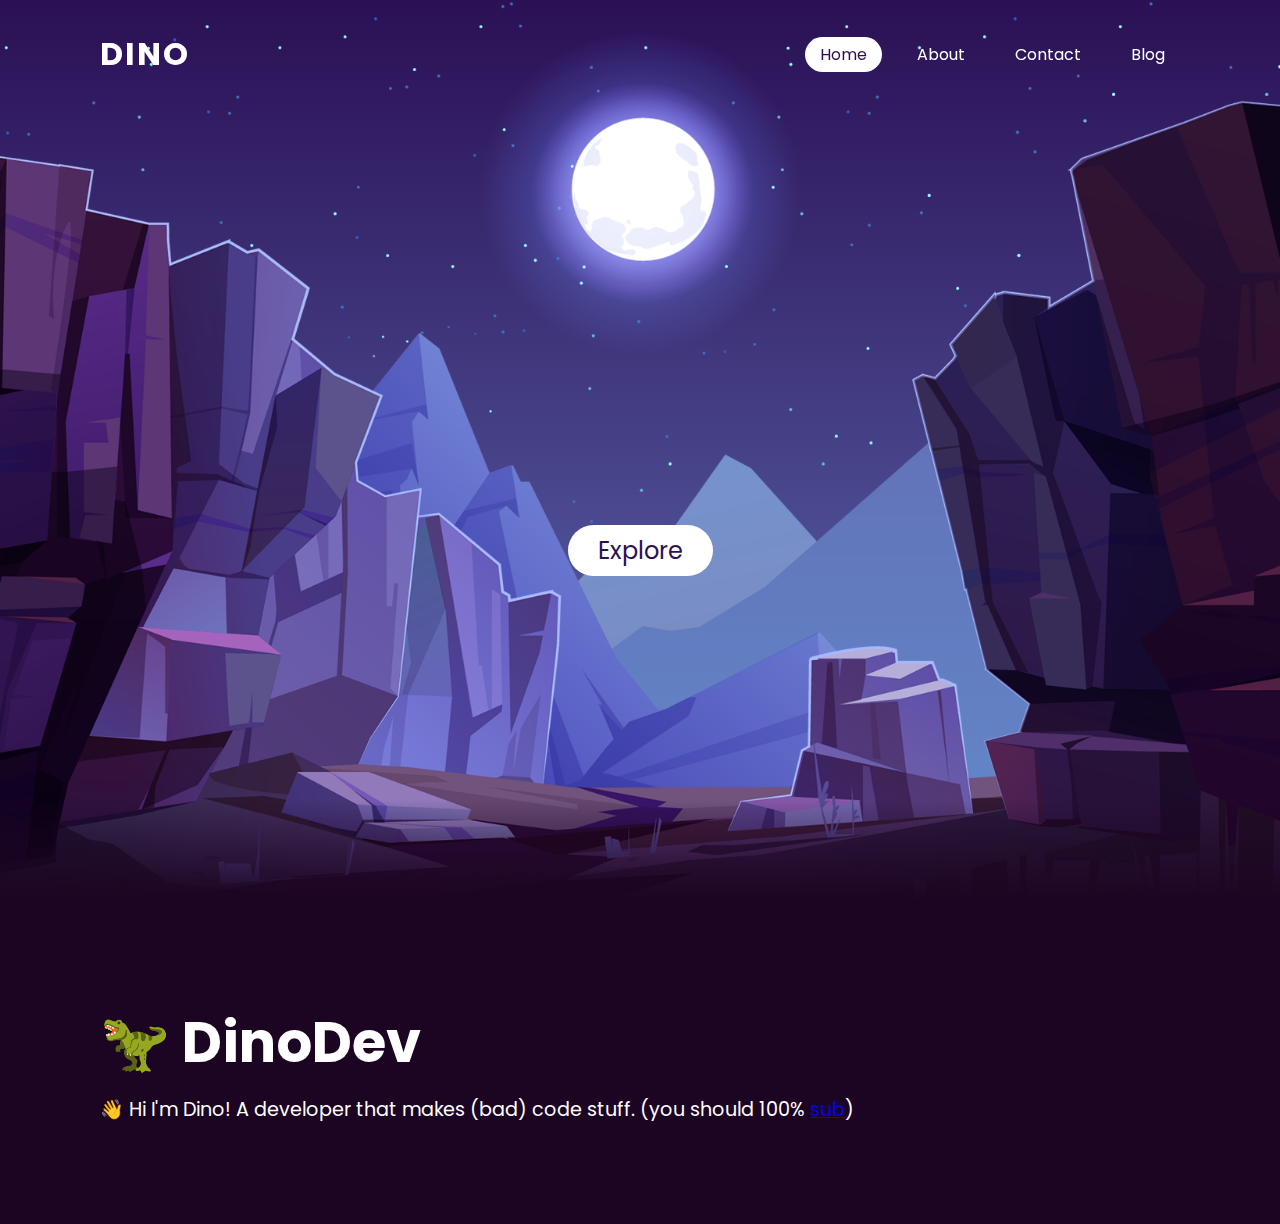
<file: index.html>
<!DOCTYPE html>
<html lang="en">
    <head>
        <title>DinoDev | Home</title>
        <link rel="icon" type="image/x-icon" href="favicon.ico">
        <link rel="stylesheet" type="text/css" href="style.css">
    </head>
    <body>
        <header>
            <a href="#" class="logo">Dino</a>
            <ul>
                <li><a href="index.html" class="active">Home</a></li>
                <li><a href="About.html">About</a></li>
                <li><a href="Contact.html">Contact</a></li>
                <li><a href="Blog.html">Blog</a></li>
            </ul>
        </header>
        <section>
            <img src="stars.png" id="stars">
            <img src="moon.png" id="moon">
            <img src="mountains_behind.png" id="mountains_behind">
            <h2 id="text">DinoDev</h2>
            <a href="#sec" id="btn">Explore</a>
            <img src="mountains_front.png" id="mountains_front">
        </section>
        <div class="sec" id="sec">
            <h2>🦖 DinoDev</h2>
            <p>👋 Hi I'm Dino! A developer that makes (bad) code stuff. (you should 100% <a href="https://www.youtube.com/@NotDino/videos">sub</a>)</p>
        </div>
        <script>
            let stars = document.getElementById('stars');
            let moon = document.getElementById('moon');
            let mountains_behind = document.getElementById('mountains_behind');
            let text = document.getElementById('text');
            let btn = document.getElementById('btn');
            let mountains_front = document.getElementById('mountains_front');

            window.addEventListener('scroll', function(){
                let value = window.scrollY;
                stars.style.left = value * 0.25 + 'px';
                moon.style.top = value * 1.05 + 'px';
                mountains_behind.style.top = value * .5 + 'px';
                mountains_front.style.top = value * 0 + 'px';
                text.style.marginRight = value * 4 + 'px';
                text.style.marginTop = value * 1.5 + 'px';
                btn.style.marginTop = value * 1.5 + 'px';
            })
        </script>
    </body>
</html>
</file>
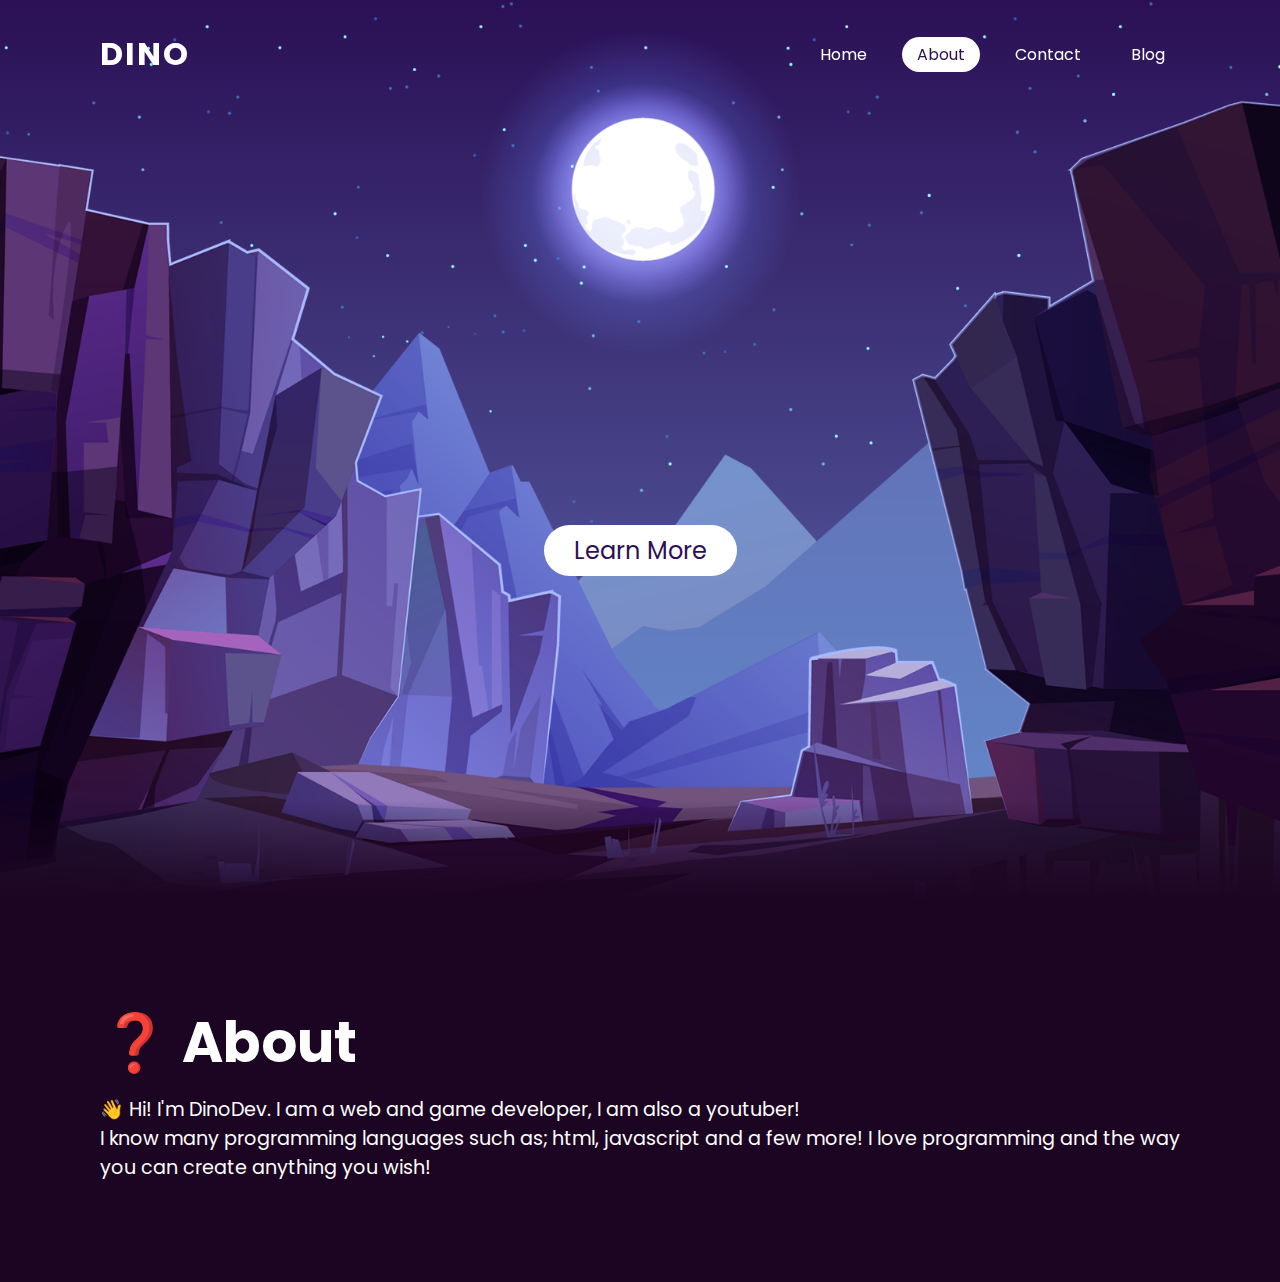
<file: About.html>
<!DOCTYPE html>
<html lang="en">
    <head>
        <title>DinoDev | About</title>
        <link rel="icon" type="image/x-icon" href="favicon.ico">
        <link rel="stylesheet" type="text/css" href="style.css">
    </head>
    <body>
        <header>
            <a href="#" class="logo">Dino</a>
            <ul>
                <li><a href="index.html">Home</a></li>
                <li><a href="About.html" class="active">About</a></li>
                <li><a href="Contact.html">Contact</a></li>
                <li><a href="Blog.html">Blog</a></li>
            </ul>
        </header>
        <section>
            <img src="stars.png" id="stars">
            <img src="moon.png" id="moon">
            <img src="mountains_behind.png" id="mountains_behind">
            <h2 id="text">DinoDev</h2>
            <a href="#sec" id="btn">Learn More</a>
            <img src="mountains_front.png" id="mountains_front">
        </section>
        <div class="sec" id="sec">
            <h2>❓ About</h2>
            <p>👋 Hi! I'm DinoDev. I am a web and game developer, I am also a youtuber!</p><p>I know many programming languages such as; html, javascript and a few more! I love programming and the way you can create anything you wish!</p>
        </div>
        <script>
            let stars = document.getElementById('stars');
            let moon = document.getElementById('moon');
            let mountains_behind = document.getElementById('mountains_behind');
            let text = document.getElementById('text');
            let btn = document.getElementById('btn');
            let mountains_front = document.getElementById('mountains_front');

            window.addEventListener('scroll', function(){
                let value = window.scrollY;
                stars.style.left = value * 0.25 + 'px';
                moon.style.top = value * 1.05 + 'px';
                mountains_behind.style.top = value * .5 + 'px';
                mountains_front.style.top = value * 0 + 'px';
                text.style.marginRight = value * 4 + 'px';
                text.style.marginTop = value * 1.5 + 'px';
                btn.style.marginTop = value * 1.5 + 'px';
            })
        </script>
    </body>
</html>
</file>
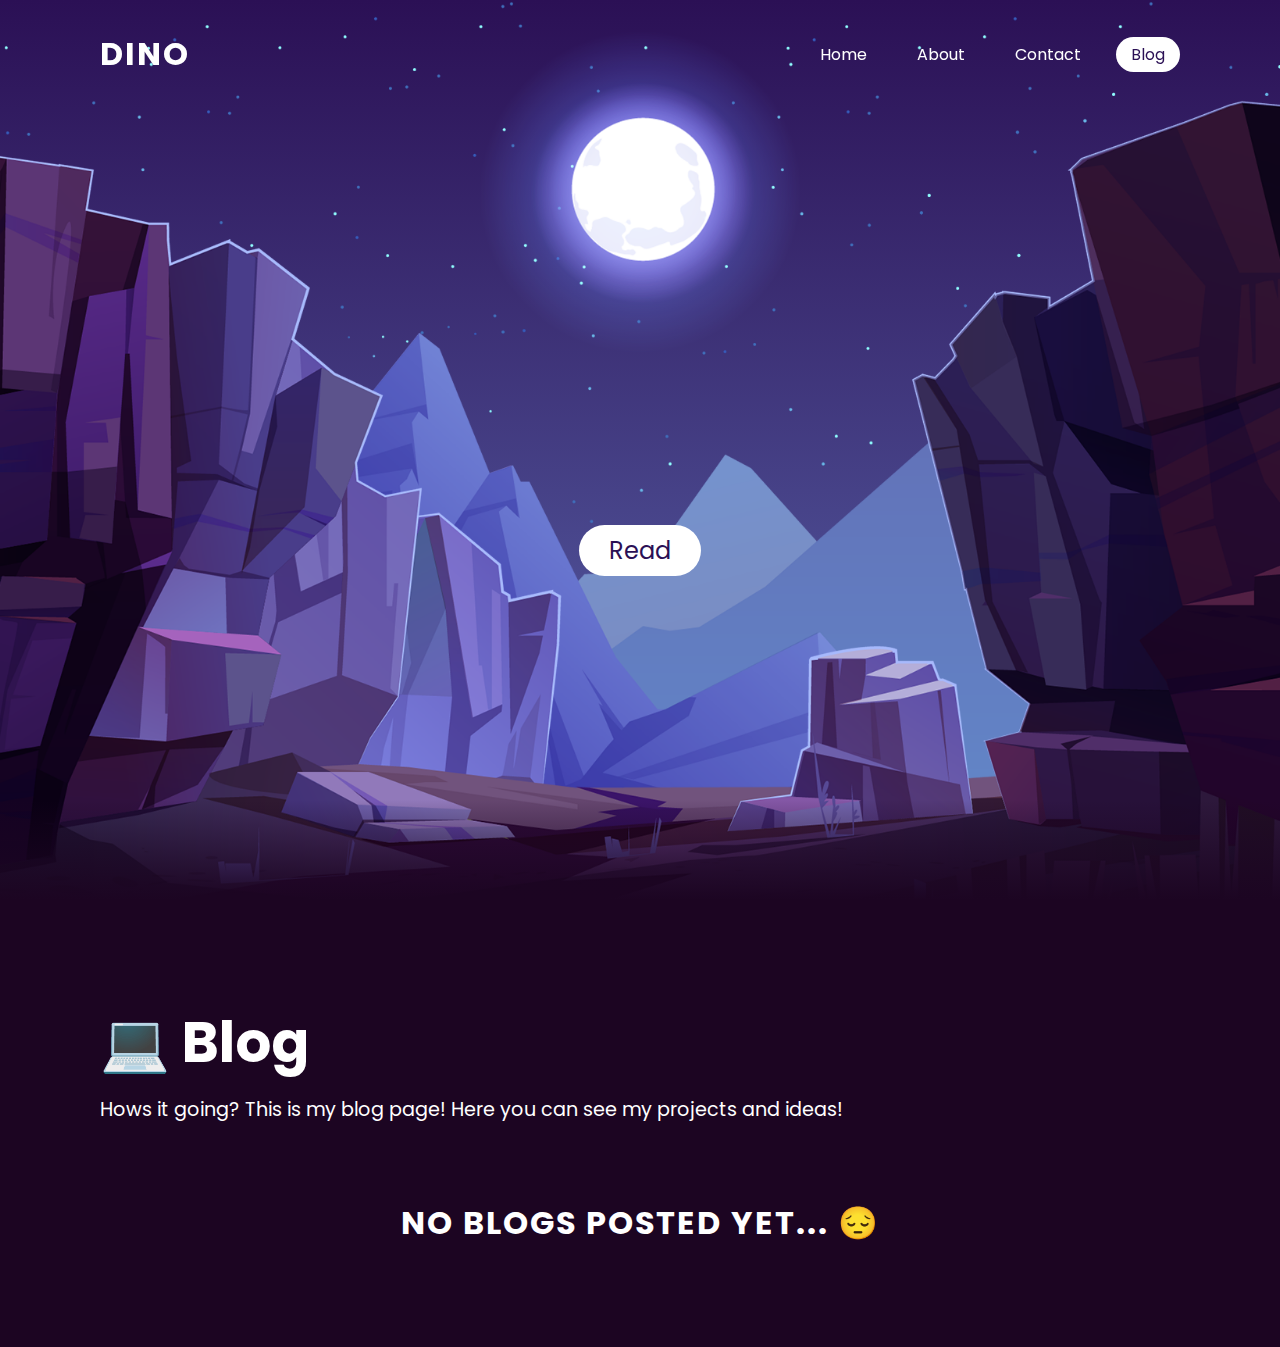
<file: Blog.html>
<!DOCTYPE html>
<html lang="en">
    <head>
        <title>DinoDev | Blog</title>
        <link rel="icon" type="image/x-icon" href="favicon.ico">
        <link rel="stylesheet" type="text/css" href="style.css">
    </head>
    <body>
        <header>
            <a href="#" class="logo">Dino</a>
            <ul>
                <li><a href="index.html">Home</a></li>
                <li><a href="About.html">About</a></li>
                <li><a href="Contact.html">Contact</a></li>
                <li><a href="Blog.html" class="active">Blog</a></li>
            </ul>
        </header>
        <section>
            <img src="stars.png" id="stars">
            <img src="moon.png" id="moon">
            <img src="mountains_behind.png" id="mountains_behind">
            <h2 id="text">DinoDev</h2>
            <a href="#sec" id="btn">Read</a>
            <img src="mountains_front.png" id="mountains_front">
        </section>
        <div class="sec" id="sec">
            <h2>💻 Blog</h2>
            <p>Hows it going? This is my blog page! Here you can see my projects and ideas!</p>
            <div>‎ </div>
            <div>‎ </div>
            <div>‎ </div>
            <center><p id="mad">No blogs posted yet... 😔</p></center>
        </div>
        <script>
            let stars = document.getElementById('stars');
            let moon = document.getElementById('moon');
            let mountains_behind = document.getElementById('mountains_behind');
            let text = document.getElementById('text');
            let btn = document.getElementById('btn');
            let mountains_front = document.getElementById('mountains_front');

            window.addEventListener('scroll', function(){
                let value = window.scrollY;
                stars.style.left = value * 0.25 + 'px';
                moon.style.top = value * 1.05 + 'px';
                mountains_behind.style.top = value * .5 + 'px';
                mountains_front.style.top = value * 0 + 'px';
                text.style.marginRight = value * 4 + 'px';
                text.style.marginTop = value * 1.5 + 'px';
            })
        </script>
    </body>
</html>
</file>
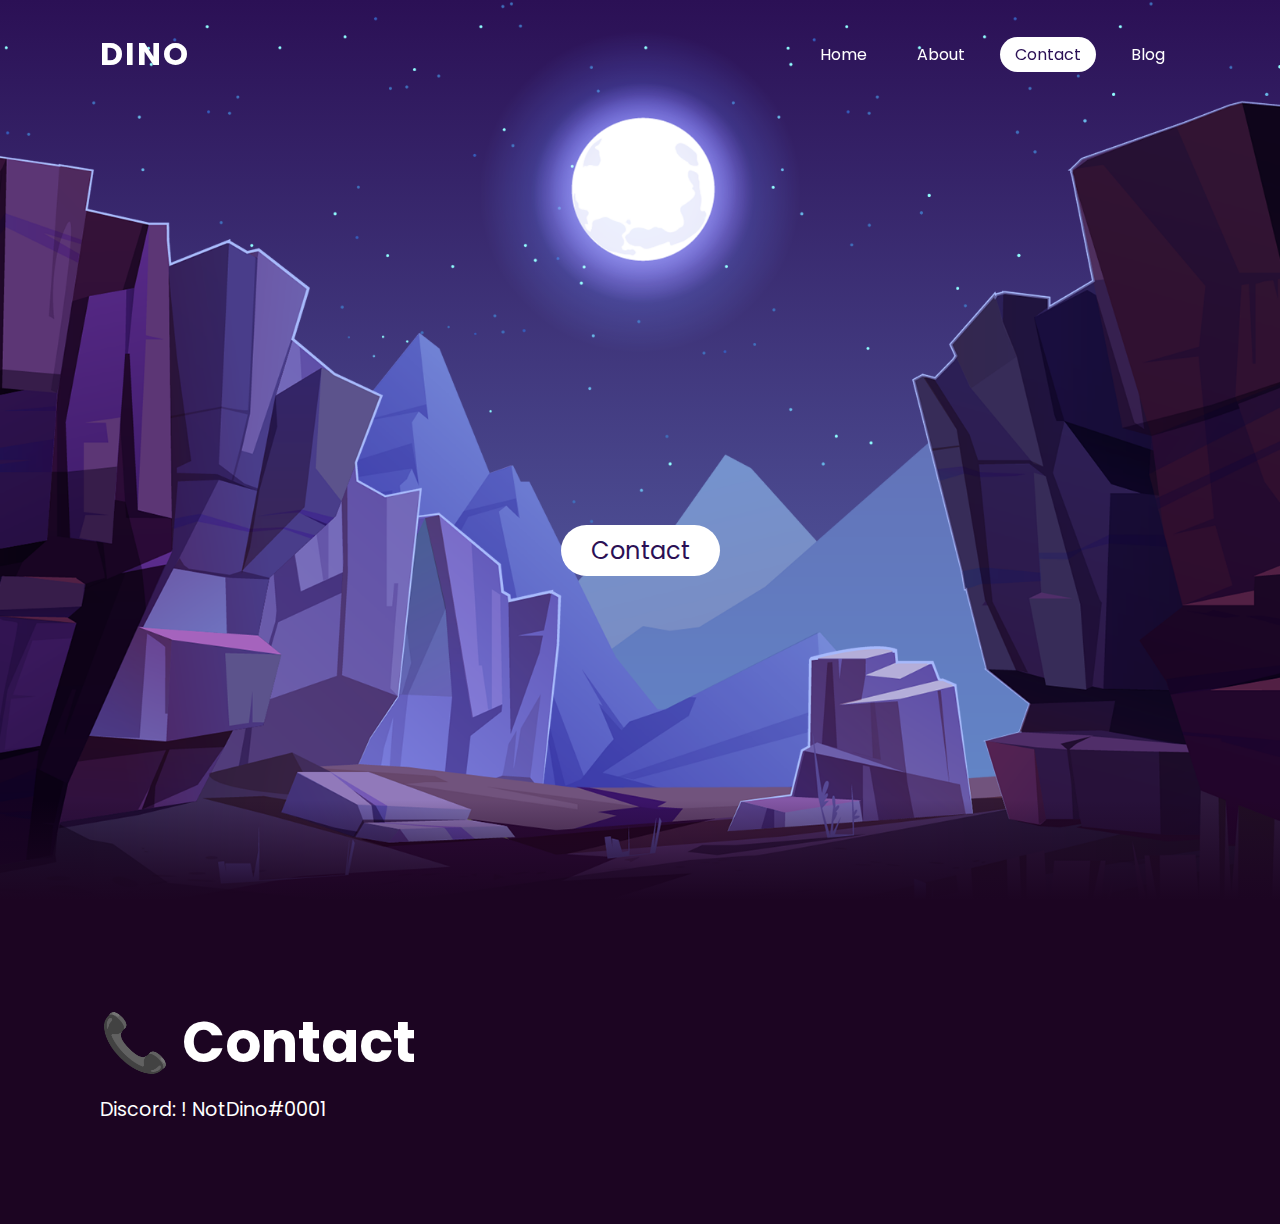
<file: Contact.html>
<!DOCTYPE html>
<html lang="en">
    <head>
        <title>DinoDev | Conctact</title>
        <link rel="icon" type="image/x-icon" href="favicon.ico">
        <link rel="stylesheet" type="text/css" href="style.css">
    </head>
    <body>
        <header>
            <a href="#" class="logo">Dino</a>
            <ul>
                <li><a href="index.html">Home</a></li>
                <li><a href="About.html">About</a></li>
                <li><a href="Contact.html"class="active">Contact</a></li>
                <li><a href="Blog.html">Blog</a></li>
            </ul>
        </header>
        <section>
            <img src="stars.png" id="stars">
            <img src="moon.png" id="moon">
            <img src="mountains_behind.png" id="mountains_behind">
            <h2 id="text">DinoDev</h2>
            <a href="#sec" id="btn">Contact</a>
            <img src="mountains_front.png" id="mountains_front">
        </section>
        <div class="sec" id="sec">
            <h2>📞 Contact</h2>
            <p>Discord: ! NotDino#0001</p>
        </div>
        <script>
            let stars = document.getElementById('stars');
            let moon = document.getElementById('moon');
            let mountains_behind = document.getElementById('mountains_behind');
            let text = document.getElementById('text');
            let btn = document.getElementById('btn');
            let mountains_front = document.getElementById('mountains_front');

            window.addEventListener('scroll', function(){
                let value = window.scrollY;
                stars.style.left = value * 0.25 + 'px';
                moon.style.top = value * 1.05 + 'px';
                mountains_behind.style.top = value * .5 + 'px';
                mountains_front.style.top = value * 0 + 'px';
                text.style.marginRight = value * 4 + 'px';
                text.style.marginTop = value * 1.5 + 'px';
            })
        </script>
    </body>
</html>
</file>
<file: style.css>
@import url('https://fonts.googleapis.com/css?family=Poppins:300,400,500,600,700,800,900&display=swap');
*
{
    margin: 0;
    padding: 0;
    box-sizing: border-box;
    font-family: 'Poppins', sans-serif;
    scroll-behavior: smooth;
}
body
{
    min-height: 100vh;
    background: linear-gradient(#2b1055,#7597de);
    overflow-x: hidden;
}
header
{
    position: absolute;
    top: 0;
    left: 0;
    width: 100%;
    padding: 30px 100px;
    display: flex;
    justify-content: space-between;
    align-items: center;
    z-index: 1000;
}
header .logo
{
    color: #fff;
    font-weight: 700;
    text-decoration: none;
    font-size: 2em;
    text-transform: uppercase;
    letter-spacing: 2px;
}
header ul
{
    display: flex;
    justify-content: center;
    align-items: center;
}
header ul li
{
    list-style: none;
    margin-left: 20px;
}
header ul li a 
{
    text-decoration: none;
    padding: 6px 15px;
    color: #fff;
    border-radius: 20px;
}
header ul li a:hover ,
header ul li a.active
{
    background: #fff;
    color: #2b1055;
}
section
{
    position: relative;
    width: 100%;
    height: 100vh;
    padding: 100px;
    display: flex;
    justify-content: center;
    align-items: center;
}
section::before
{
    content: '';
    position: absolute;
    bottom: 0;
    width: 100%;
    height: 100px;
    background: linear-gradient(to top, #1c0522,transparent);
    z-index: 1000;
}
section img
{
    position: absolute;
    top: 0;
    left: 0;
    width: 100%;
    height: 100%;
    object-fit: cover;
    pointer-events: none;
}
section img#moon
{
    mix-blend-mode: screen;
}
section img#mountains_front
{
    z-index: 10;

}
#text
{
    position: absolute;
    right: -350px;
    color: #fff;
    white-space: nowrap;
    font-size: 7.5vw;
    z-index: 9;
}
#btn
{
    text-decoration: none;
    display: inline-block;
    padding: 8px 30px;
    border-radius: 40px;
    background-color: #fff;
    color: #2b1055;
    font-size: 1.5em;
    z-index: 9;
    transform: translateY(100px);
}
#learnBtn
{
    text-decoration: none;
    display: inline-block;
    padding: 8px 30px;
    border-radius: 40px;
    background-color: #fff;
    color: #2b1055;
    font-size: 1.5em;
    z-index: 9;
    transform: translateY(100px);
}
#javaBtn
{
    text-decoration: none;
    display: inline-block;
    padding: 8px 30px;
    border-radius: 40px;
    background-color: #fff;
    color: #2b1055;
    font-size: 1.5em;
    z-index: 9;
    transform: translateY(100px);
}
.sec
{
    position: relative;
    padding: 100px;
    background: #1c0522;
}
.sec h2
{
    font-size: 3.5em;
    margin-bottom: 10px;
    color: #fff;

}
.sec p
{
    font-size: 1.2em;
    color: #fff;
    
}
#mad
{
    color: #fff;
    font-weight: 700;
    text-decoration: none;
    font-size: 2em;
    text-transform: uppercase;
    letter-spacing: 2px;
}
</file>
